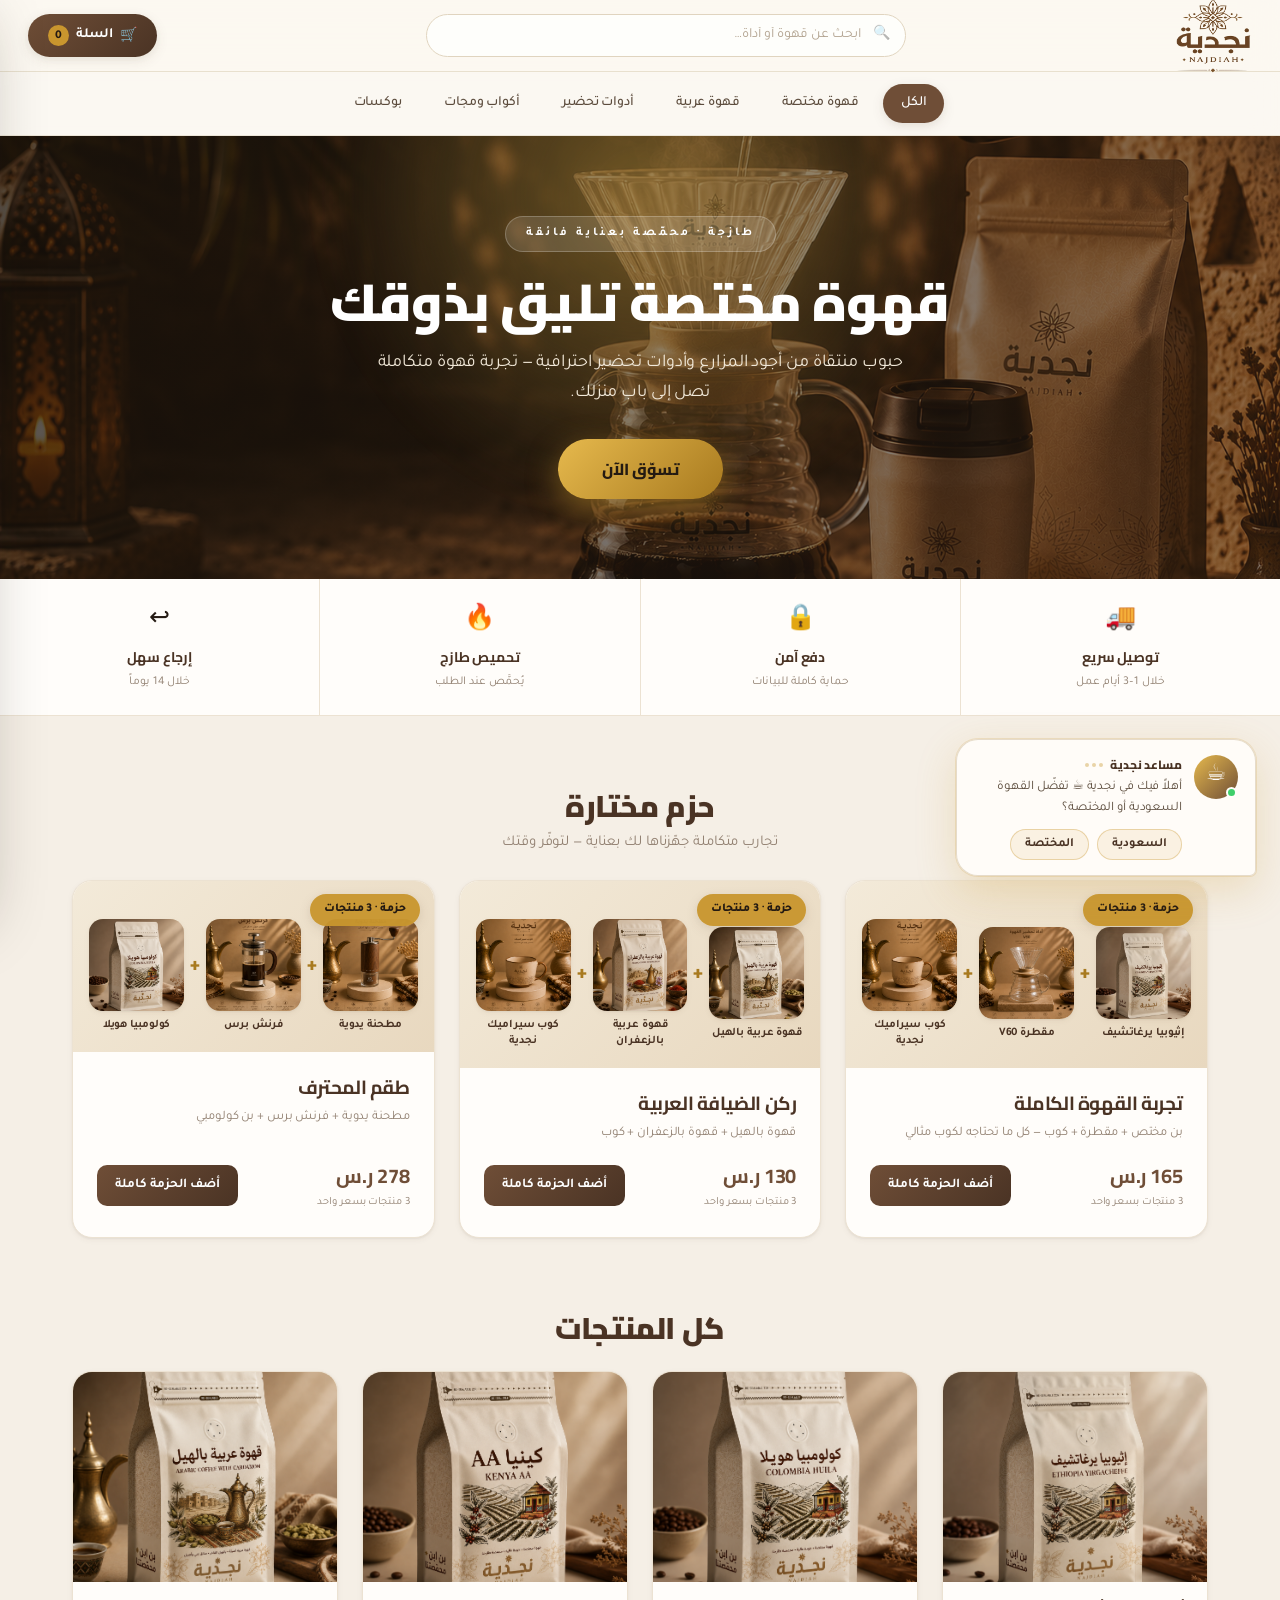
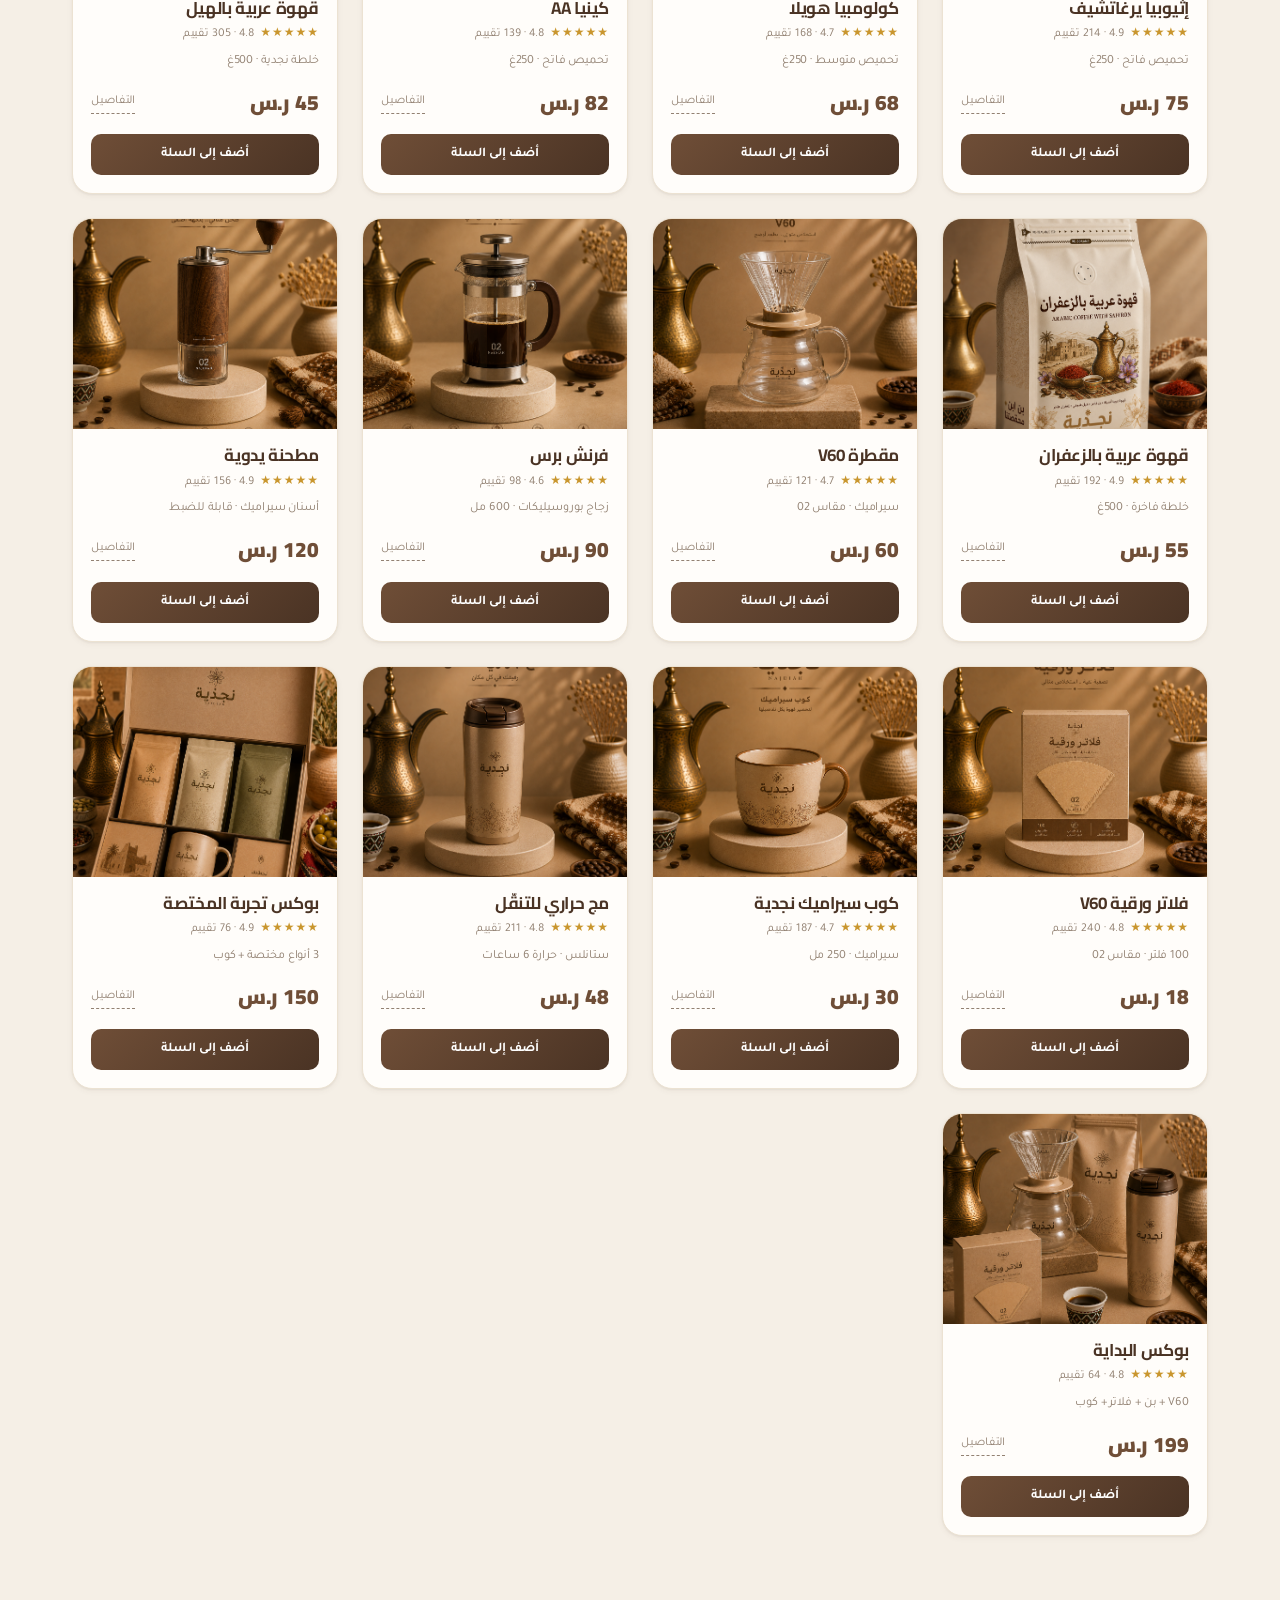
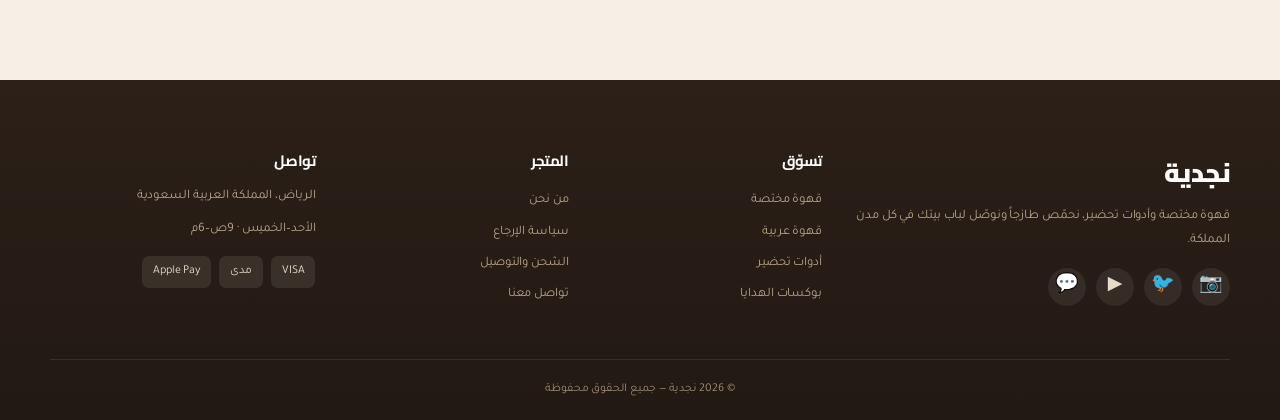
<file: index.html>
<!DOCTYPE html>
<html lang="ar" dir="rtl">
<head>
<meta charset="UTF-8" />
<meta name="viewport" content="width=device-width, initial-scale=1" />
<title>نجدية ☕ — قهوة مختصة وأدوات تحضير</title>
<link rel="preconnect" href="https://fonts.googleapis.com" />
<link rel="preconnect" href="https://fonts.gstatic.com" crossorigin />
<link href="https://fonts.googleapis.com/css2?family=Cairo:wght@400;500;600;700;800;900&family=Tajawal:wght@400;500;700;800&display=swap" rel="stylesheet" />
<link rel="stylesheet" href="styles.css" />
</head>
<body>

  <header class="topbar">
    <div class="brand">
      <img class="brand-logo" src="images/logo.png" alt="نجدية — قهوة مختصة" />
    </div>
    <div class="search">
      <input id="searchInput" type="search" placeholder="ابحث عن قهوة أو أداة…" />
      <span class="search-ic">🔍</span>
    </div>
    <button id="cartBtn" class="cart-btn">
      🛒 <span class="cart-btn-txt">السلة</span> <span id="cartCount" class="cart-count">0</span>
    </button>
  </header>

  <nav class="nav">
    <a href="#" data-cat="all" class="nav-link active">الكل</a>
    <a href="#" data-cat="specialty">قهوة مختصة</a>
    <a href="#" data-cat="arabic">قهوة عربية</a>
    <a href="#" data-cat="tools">أدوات تحضير</a>
    <a href="#" data-cat="cups">أكواب ومجات</a>
    <a href="#" data-cat="bundle">بوكسات</a>
  </nav>

  <!-- شريط المستويات الأفقي الثابت -->
  <div id="aiLevels" class="ai-levels hidden">
    <div class="lvl-bar">
      <div class="lvl-line"><i id="lvlFill"></i></div>
      <div class="lvl-nodes">
        <div class="lvl-node" data-i="0"><span class="lvl-dot">🌱</span><b class="lvl-name">مبتدئ</b></div>
        <div class="lvl-node" data-i="1"><span class="lvl-dot">☕</span><b class="lvl-name">هاوي</b></div>
        <div class="lvl-node" data-i="2"><span class="lvl-dot">🔥</span><b class="lvl-name">خبير</b></div>
        <div class="lvl-node" data-i="3"><span class="lvl-dot">🏆</span><b class="lvl-name">محترف</b></div>
      </div>
    </div>
  </div>

  <section class="hero">
    <div class="hero-glow" aria-hidden="true"></div>
    <div class="hero-inner">
      <span class="hero-kicker">طازجة · محمّصة بعناية فائقة</span>
      <h1>قهوة مختصة تليق بذوقك</h1>
      <p>حبوب منتقاة من أجود المزارع وأدوات تحضير احترافية — تجربة قهوة متكاملة تصل إلى باب منزلك.</p>
      <button class="hero-btn" id="heroBtn">تسوّق الآن</button>
    </div>
  </section>

  <div class="trust">
    <div><span>🚚</span><b>توصيل سريع</b><small>خلال 1–3 أيام عمل</small></div>
    <div><span>🔒</span><b>دفع آمن</b><small>حماية كاملة للبيانات</small></div>
    <div><span>🔥</span><b>تحميص طازج</b><small>يُحمَّص عند الطلب</small></div>
    <div><span>↩️</span><b>إرجاع سهل</b><small>خلال 14 يوماً</small></div>
  </div>

  <main>
    <section class="bundles-sec" id="bundlesSec">
      <div class="sec-head">
        <h2>حزم مختارة</h2>
        <p>تجارب متكاملة جهّزناها لك بعناية — لتوفّر وقتك</p>
      </div>
      <div id="bundles" class="bundles"></div>
    </section>

    <section>
      <div class="sec-head">
        <h2 id="catTitle">كل المنتجات</h2>
      </div>
      <div id="products" class="grid"></div>
      <p id="noResults" class="no-results hidden">لا توجد نتائج مطابقة 🔍</p>
    </section>
  </main>

  <footer class="site-footer">
    <div class="foot-grid">
      <div>
        <span class="logo">نجدية</span>
        <p>قهوة مختصة وأدوات تحضير، نحمّص طازجاً ونوصّل لباب بيتك في كل مدن المملكة.</p>
        <div class="socials"><span>📷</span><span>🐦</span><span>▶️</span><span>💬</span></div>
      </div>
      <div>
        <h4>تسوّق</h4>
        <a href="#">قهوة مختصة</a><a href="#">قهوة عربية</a>
        <a href="#">أدوات تحضير</a><a href="#">بوكسات الهدايا</a>
      </div>
      <div>
        <h4>المتجر</h4>
        <a href="#">من نحن</a><a href="#">سياسة الإرجاع</a>
        <a href="#">الشحن والتوصيل</a><a href="#">تواصل معنا</a>
      </div>
      <div>
        <h4>تواصل</h4>
        <p>الرياض، المملكة العربية السعودية</p>
        <p>الأحد–الخميس · 9ص–6م</p>
        <div class="pay"><span>VISA</span><span>مدى</span><span>Apple&nbsp;Pay</span></div>
      </div>
    </div>
    <div class="foot-bottom">© 2026 نجدية — جميع الحقوق محفوظة</div>
  </footer>

  <!-- لوحة السلة -->
  <aside id="cartPanel" class="cart-panel">
    <div class="cart-head">
      <h3>سلة المشتريات</h3>
      <button id="closeCart" class="icon-btn">✕</button>
    </div>
    <div class="cart-scroll">
      <div id="lockedReward" class="locked-reward hidden"></div>
      <div id="cartItems" class="cart-items"></div>
      <div id="smartBundle" class="smart-bundle hidden"></div>
    </div>
    <div class="cart-foot">
      <div class="cart-total">
        <span>الإجمالي</span>
        <strong id="cartTotal">0 ر.س</strong>
      </div>
      <button id="checkoutBtn" class="checkout-btn">إتمام الشراء</button>
    </div>
  </aside>
  <div id="overlay" class="overlay hidden"></div>

  <!-- فقاعة المساعد -->
  <div id="aiBubble" class="ai-bubble">
    <div class="bubble-avatar">☕<i class="bubble-online" aria-hidden="true"></i></div>
    <div class="bubble-wrap">
      <span class="bubble-name">مساعد نجدية<i class="bubble-typing" aria-hidden="true"><b></b><b></b><b></b></i></span>
      <div class="bubble-text" id="bubbleText">أهلاً بك في نجدية — هل تحب أن نساعدك في اختيار قهوتك؟</div>
      <div class="bubble-chips hidden" id="bubbleChips"></div>
    </div>
  </div>

  <div id="toasts" class="toasts"></div>

  <!-- تفاصيل المنتج -->
  <div id="detailModal" class="modal hidden">
    <div class="modal-card detail-card">
      <button id="detailClose" class="modal-x">✕</button>
      <div id="detailBody"></div>
    </div>
  </div>

  <!-- لحظة الاحتفال -->
  <div id="celebrateModal" class="modal hidden">
    <div class="celebrate-card">
      <div class="confetti" id="confetti"></div>
      <div class="celebrate-emoji">🎉</div>
      <h3>تهانينا!</h3>
      <p>فُتح لك <strong>نظام المستويات</strong> — كل منتج تضيفه يرفع مستواك ويفتح مزايا أجمل.</p>
      <div class="celebrate-badge" id="celebrateBadge">🌱 مبتدئ</div>
      <button id="celebrateClose" class="checkout-btn">يلا نبدأ ☕</button>
    </div>
  </div>

  <!-- الروليت -->
  <div id="rouletteModal" class="modal hidden">
    <div class="modal-card roulette-card">
      <h3>🎡 عجلة الحظ</h3>
      <p class="muted">جرّب حظك بمكافأة تكمّل تجربتك!</p>
      <div class="wheel-wrap">
        <div class="wheel-pointer">▼</div>
        <canvas id="wheel" width="320" height="320"></canvas>
      </div>
      <button id="spinBtn" class="spin-btn">أدر العجلة</button>
      <button id="skipRoulette" class="link-btn">لا شكراً، تخطّي</button>
    </div>
  </div>

  <!-- المكافأة + المؤقت -->
  <div id="rewardModal" class="modal hidden">
    <div class="modal-card">
      <div class="reward-img" id="rewardImg"></div>
      <h3>تم حفظ مكافأتك</h3>
      <p class="reward-label" id="rewardLabel"></p>
      <div class="timer-box">
        <span>تنتهي خلال</span><strong id="timerValue">60</strong><span>ثانية</span>
      </div>
      <p class="muted">☕ أضف منتجاً واحداً لتفعيل مكافأتك المعلّقة</p>
      <button id="rewardGoShopping" class="checkout-btn">تصفّح المنتجات</button>
    </div>
  </div>

  <!-- تأكيد الطلب -->
  <div id="orderModal" class="modal hidden">
    <div class="modal-card">
      <div class="reward-emoji">✅</div>
      <h3>تم استلام طلبك!</h3>
      <p class="muted">شكراً لتسوّقك من نجدية. سيصلك تأكيد ورقم تتبّع قريباً.</p>
      <p class="order-no" id="orderNo"></p>
      <button id="orderClose" class="checkout-btn">متابعة التسوّق</button>
    </div>
  </div>

  <script src="data.js"></script>
  <script src="app.js"></script>
</body>
</html>
</file>
<file: styles.css>
:root{
  --bg:#f5efe6; --bg-2:#efe7d9; --card:#fffdfa; --ink:#241a12; --ink-2:#5c4c3d;
  --muted:#928172; --brand:#6f4e37; --brand-d:#4a3324; --brand-l:#8a6647;
  --accent:#c9962e; --accent-d:#a87a1f; --gold:#e6b94d; --good:#3c8a4e;
  --line:#ece2d2; --line-2:#e0d4bf;
  --s1:4px; --s2:8px; --s3:12px; --s4:16px; --s5:24px; --s6:32px; --s7:48px; --s8:72px;
  --r1:10px; --r2:14px; --r3:20px; --r4:28px;
  --sh-1:0 1px 2px rgba(74,51,36,.06),0 2px 6px rgba(74,51,36,.05);
  --sh-2:0 4px 14px rgba(74,51,36,.09),0 2px 6px rgba(74,51,36,.05);
  --sh-3:0 14px 38px rgba(74,51,36,.14),0 6px 14px rgba(74,51,36,.07);
  --sh-glow:0 0 0 1px rgba(201,150,46,.18),0 14px 40px rgba(201,150,46,.22);
  --ease:cubic-bezier(.22,1,.36,1);
}
*{box-sizing:border-box;margin:0;padding:0}
html{scroll-behavior:smooth;-webkit-text-size-adjust:100%}
body{font-family:"Tajawal","Cairo",system-ui,sans-serif;background:
  radial-gradient(1200px 600px at 80% -10%,#fdf8ef 0%,transparent 60%),var(--bg);
  color:var(--ink);line-height:1.65;letter-spacing:-.1px;
  -webkit-font-smoothing:antialiased;text-rendering:optimizeLegibility}
a{color:inherit;text-decoration:none}
img{display:block;max-width:100%}
h1,h2,h3,h4{font-family:"Cairo","Tajawal",sans-serif;line-height:1.25;
  letter-spacing:-.4px;color:var(--brand-d)}
::selection{background:rgba(201,150,46,.28)}
::-webkit-scrollbar{width:10px;height:10px}
::-webkit-scrollbar-thumb{background:#d8c8b0;border-radius:99px;border:2px solid var(--bg)}

/* ===== هيدر ===== */
.topbar{position:sticky;top:0;z-index:40;display:flex;align-items:center;gap:var(--s5);
  padding:14px 28px;background:rgba(253,250,245,.82);backdrop-filter:blur(18px) saturate(160%);
  -webkit-backdrop-filter:blur(18px) saturate(160%);border-bottom:1px solid rgba(224,212,191,.7)}
.brand{display:flex;align-items:center;line-height:1.02}
.brand-logo{height:78px;width:auto;display:block;object-fit:contain;
  margin:-18px 0}
.logo{font-family:"Cairo",sans-serif;font-weight:900;font-size:26px;color:var(--brand);
  letter-spacing:-.5px}
.logo-sub{font-size:11px;color:var(--muted);font-weight:500;letter-spacing:2px}
.search{flex:1;max-width:480px;position:relative;margin:0 auto}
.search input{width:100%;border:1px solid var(--line-2);background:rgba(255,255,255,.7);
  border-radius:99px;padding:12px 44px 12px 18px;font-family:inherit;font-size:14px;
  outline:none;transition:.25s var(--ease);color:var(--ink)}
.search input::placeholder{color:#b3a491}
.search input:focus{border-color:var(--accent);background:#fff;
  box-shadow:0 0 0 4px rgba(201,150,46,.13)}
.search-ic{position:absolute;right:16px;top:50%;transform:translateY(-50%);opacity:.45;font-size:14px}
.cart-btn{display:flex;align-items:center;gap:7px;background:linear-gradient(135deg,var(--brand),var(--brand-d));
  color:#fff;border:0;padding:11px 20px;border-radius:99px;font-family:inherit;font-weight:700;
  cursor:pointer;font-size:14px;white-space:nowrap;box-shadow:var(--sh-2);transition:.25s var(--ease)}
.cart-btn:hover{transform:translateY(-1px);box-shadow:var(--sh-3)}
.cart-btn:active{transform:translateY(0)}
.cart-count{background:var(--accent);color:#241a12;border-radius:99px;min-width:21px;
  height:21px;display:inline-flex;align-items:center;justify-content:center;font-size:12px;
  font-weight:800;padding:0 6px}

.nav{display:flex;gap:6px;justify-content:center;flex-wrap:wrap;padding:12px 16px;
  background:rgba(253,250,245,.78);backdrop-filter:blur(14px);
  border-bottom:1px solid rgba(224,212,191,.55);position:sticky;top:59px;z-index:39}
.nav a{padding:8px 18px;border-radius:99px;font-size:14px;color:var(--ink-2);
  font-weight:500;transition:.22s var(--ease)}
.nav a:hover{background:rgba(111,78,55,.08);color:var(--brand-d)}
.nav a.active{background:var(--brand);color:#fff;box-shadow:var(--sh-2)}

/* ===== شريط المستويات ===== */
.ai-levels{position:sticky;top:114px;z-index:38;width:100%;
  background:rgba(253,249,241,.86);backdrop-filter:blur(16px) saturate(150%);
  -webkit-backdrop-filter:blur(16px) saturate(150%);
  border-bottom:1px solid rgba(224,212,191,.7);box-shadow:0 8px 24px rgba(74,51,36,.06);
  animation:slideDown .5s var(--ease)}
@keyframes slideDown{from{opacity:0;transform:translateY(-14px)}to{opacity:1;transform:translateY(0)}}
.lvl-bar{position:relative;max-width:1180px;margin:0 auto;padding:20px 70px 16px}
.lvl-line{position:absolute;top:36px;right:104px;left:104px;height:8px;border-radius:99px;
  background:#e7dcc8;overflow:hidden;box-shadow:inset 0 1px 2px rgba(74,51,36,.08)}
.lvl-line i{position:absolute;top:0;right:0;height:100%;width:0;border-radius:99px;
  background:linear-gradient(to left,var(--good),var(--accent) 65%,var(--gold));
  transition:width .8s var(--ease)}
.lvl-line i::after{content:"";position:absolute;inset:0;border-radius:99px;
  background:linear-gradient(90deg,transparent,rgba(255,255,255,.75),transparent);
  background-size:90px 100%;animation:shimmer 1.9s linear infinite}
@keyframes shimmer{0%{background-position:-90px 0}100%{background-position:640px 0}}
.lvl-nodes{position:relative;display:flex;justify-content:space-between}
.lvl-node{display:flex;flex-direction:column;align-items:center;gap:8px;flex:1;
  opacity:.5;transition:.45s var(--ease)}
.lvl-name{font-size:12px;font-weight:800;color:var(--brand-d);white-space:nowrap;
  font-family:"Cairo",sans-serif}
.lvl-dot{width:42px;height:42px;border-radius:50%;background:#ece0cb;
  display:flex;align-items:center;justify-content:center;font-size:20px;
  border:4px solid var(--bg);transition:.45s var(--ease)}
.lvl-node.done{opacity:1}
.lvl-node.done .lvl-dot{background:linear-gradient(135deg,var(--good),#56a268);color:#fff}
.lvl-node.active{opacity:1;transform:scale(1.12)}
.lvl-node.active .lvl-name{color:var(--accent-d)}
.lvl-node.active .lvl-dot{background:linear-gradient(135deg,var(--gold),var(--brand));
  color:#fff;font-size:22px;box-shadow:0 0 0 0 rgba(201,150,46,.5);
  animation:nodePulse 2s ease-out infinite}
@keyframes nodePulse{0%{box-shadow:0 0 0 0 rgba(201,150,46,.5)}70%{box-shadow:0 0 0 13px rgba(201,150,46,0)}100%{box-shadow:0 0 0 0 rgba(201,150,46,0)}}
.lvl-node.bump{animation:bump .6s var(--ease)}
@keyframes bump{0%{transform:scale(1.12)}45%{transform:scale(1.42)}100%{transform:scale(1.12)}}

/* ===== الهيرو ===== */
.hero{position:relative;min-height:440px;display:flex;align-items:center;
  justify-content:center;overflow:hidden;text-align:center;padding:80px 22px;color:#fff;
  background:linear-gradient(105deg,rgba(28,20,13,.74),rgba(50,34,22,.5)),
   url("images/hero.png") center/cover}
.hero-glow{position:absolute;width:680px;height:680px;border-radius:50%;top:-280px;
  left:50%;transform:translateX(-50%);
  background:radial-gradient(circle,rgba(230,185,77,.4),transparent 65%);
  filter:blur(20px);pointer-events:none}
.hero-inner{position:relative;max-width:720px;animation:heroUp 1s var(--ease) both}
@keyframes heroUp{from{opacity:0;transform:translateY(26px)}to{opacity:1;transform:translateY(0)}}
.hero-kicker{display:inline-block;font-size:12px;letter-spacing:3px;font-weight:600;
  background:rgba(255,255,255,.13);border:1px solid rgba(255,255,255,.22);
  padding:7px 20px;border-radius:99px;margin-bottom:20px;backdrop-filter:blur(6px)}
.hero h1{font-size:clamp(30px,5vw,52px);color:#fff;line-height:1.18;font-weight:900}
.hero p{margin-top:16px;font-size:clamp(15px,2vw,18px);color:#f1e8d8;
  max-width:560px;margin-inline:auto}
.hero-btn{margin-top:30px;background:linear-gradient(135deg,var(--gold),var(--accent-d));
  color:#241a12;border:0;padding:15px 44px;border-radius:99px;font-family:"Cairo",sans-serif;
  font-weight:800;font-size:16px;cursor:pointer;box-shadow:0 10px 30px rgba(201,150,46,.5);
  transition:.3s var(--ease)}
.hero-btn:hover{transform:translateY(-3px) scale(1.02);box-shadow:0 16px 40px rgba(201,150,46,.6)}
.hero-btn:active{transform:translateY(0)}

/* ===== شريط الثقة ===== */
.trust{display:grid;grid-template-columns:repeat(4,1fr);gap:1px;background:var(--line);
  border-bottom:1px solid var(--line)}
.trust div{background:var(--card);display:flex;flex-direction:column;align-items:center;
  gap:4px;padding:22px 8px;transition:.25s var(--ease)}
.trust div:hover{background:#fff}
.trust span{font-size:25px}
.trust b{font-size:14px;color:var(--brand-d);font-family:"Cairo",sans-serif}
.trust small{color:var(--muted);font-size:12px}

main{max-width:1180px;margin:0 auto;padding:var(--s8) 22px var(--s8)}
.sec-head{margin:0 4px var(--s5);text-align:center}
.sec-head h2{font-size:clamp(22px,3.4vw,30px);font-weight:900}
.sec-head p{color:var(--muted);font-size:15px;margin-top:6px}

/* ===== الحزم ===== */
.bundles-sec{margin-bottom:var(--s8)}
.bundles{display:grid;grid-template-columns:repeat(auto-fit,minmax(290px,1fr));gap:var(--s5)}
.bundle-card{background:var(--card);border:1px solid var(--line);border-radius:var(--r3);
  overflow:hidden;display:flex;flex-direction:column;box-shadow:var(--sh-1);
  transition:.35s var(--ease)}
.bundle-card:hover{transform:translateY(-6px);box-shadow:var(--sh-3);border-color:var(--line-2)}
.bundle-strip{position:relative;display:flex;align-items:center;gap:6px;
  padding:38px 16px 18px;background:linear-gradient(135deg,#f3ead9,#e8d8bf);
  overflow-x:auto}
.bundle-card .btag{position:absolute;top:13px;right:14px;
  background:rgba(201,150,46,.95);color:#241a12;font-size:12px;font-weight:800;
  padding:6px 14px;border-radius:99px;box-shadow:var(--sh-2);z-index:2}
.bmini{flex:1 1 0;min-width:84px;text-align:center}
.bmini-img{height:92px;border-radius:14px;position:relative;overflow:hidden;
  background:linear-gradient(135deg,#ead9c0,#d6bd9b);display:flex;align-items:center;
  justify-content:center;font-size:30px;box-shadow:var(--sh-1)}
.bmini-img img{position:absolute;inset:0;width:100%;height:100%;object-fit:cover;
  transition:.5s var(--ease)}
.bundle-card:hover .bmini-img img{transform:scale(1.07)}
.bmini span{display:block;font-size:11.5px;color:var(--brand-d);font-weight:600;
  margin-top:7px;line-height:1.4}
.bplus{flex:0 0 auto;font-size:20px;font-weight:900;color:var(--accent-d);
  font-style:normal;align-self:center;margin-top:-18px}
.bundle-body{padding:var(--s5);display:flex;flex-direction:column;flex:1}
.bundle-body h3{font-size:19px}
.bundle-body .tg{font-size:13px;color:var(--muted);flex:1;margin:7px 0 14px;line-height:1.7}
.bundle-items{display:flex;gap:6px;margin-bottom:16px;flex-wrap:wrap}
.bundle-items span{font-size:12px;background:rgba(111,78,55,.07);border-radius:8px;
  padding:5px 11px;color:var(--brand-d);font-weight:500}
.bundle-foot{display:flex;align-items:center;justify-content:space-between;gap:12px}
.bundle-foot .bprice b{font-size:20px;color:var(--brand);font-family:"Cairo",sans-serif}
.bundle-foot .bprice small{display:block;font-size:11px;color:var(--muted)}
.bundle-add{background:linear-gradient(135deg,var(--brand),var(--brand-d));color:#fff;
  border:0;border-radius:var(--r1);padding:12px 18px;font-family:inherit;font-weight:700;
  cursor:pointer;transition:.25s var(--ease);white-space:nowrap}
.bundle-add:hover{transform:translateY(-1px);box-shadow:var(--sh-2)}

/* ===== شبكة المنتجات ===== */
.grid{display:grid;grid-template-columns:repeat(auto-fill,minmax(244px,1fr));gap:var(--s5)}
.card{background:var(--card);border:1px solid var(--line);border-radius:var(--r3);
  overflow:hidden;display:flex;flex-direction:column;transition:.35s var(--ease);
  box-shadow:var(--sh-1)}
.card:hover{transform:translateY(-6px);box-shadow:var(--sh-3);border-color:var(--line-2)}
.card .pimg{position:relative;height:210px;overflow:hidden;
  background:linear-gradient(135deg,#ead9c0,#d6bd9b);display:flex;align-items:center;
  justify-content:center;font-size:56px;cursor:pointer}
.card .pimg img,.bimg img,.detail-img img,.comp-card .cimg img,.ci .ce img{
  position:absolute;inset:0;width:100%;height:100%;object-fit:cover}
.card .pimg img{transition:.6s var(--ease)}
.card:hover .pimg img{transform:scale(1.07)}
.detail-img{position:relative}.comp-card .cimg{position:relative;overflow:hidden}
.ci .ce{position:relative;overflow:hidden}
.reco-tag{position:absolute;top:12px;right:12px;font-size:11px;
  background:rgba(255,253,250,.95);color:var(--accent-d);
  border:1px solid rgba(201,150,46,.35);padding:5px 11px;border-radius:99px;
  font-weight:800;box-shadow:var(--sh-2);backdrop-filter:blur(4px);z-index:2}
.card-body{padding:16px 18px 18px;display:flex;flex-direction:column;flex:1}
.card-body h3{font-size:17px;cursor:pointer;transition:.2s}
.card-body h3:hover{color:var(--brand)}
.rating{display:flex;align-items:center;gap:6px;font-size:12px;color:var(--muted);margin:6px 0}
.stars{color:var(--accent);letter-spacing:1px}
.card .meta{font-size:12.5px;color:var(--muted);flex:1}
.price-row{display:flex;align-items:center;justify-content:space-between;margin:14px 0}
.price{font-weight:900;color:var(--brand);font-size:21px;font-family:"Cairo",sans-serif}
.detail-link{font-size:12px;color:var(--muted);cursor:pointer;
  border-bottom:1px dashed currentColor;padding-bottom:1px;transition:.2s}
.detail-link:hover{color:var(--brand)}
.add-btn{background:linear-gradient(135deg,var(--brand),var(--brand-d));color:#fff;
  border:0;border-radius:var(--r1);padding:12px;font-family:inherit;font-weight:700;
  cursor:pointer;transition:.25s var(--ease)}
.add-btn:hover{transform:translateY(-1px);box-shadow:var(--sh-2)}
.add-btn:active{transform:translateY(0)}
.no-results{text-align:center;color:var(--muted);padding:60px 10px;font-size:16px}

/* ===== فوتر ===== */
.site-footer{background:linear-gradient(180deg,#2c2018,#221913);color:#e7dac6;
  padding:var(--s8) 22px 0;margin-top:var(--s8)}
.foot-grid{max-width:1180px;margin:0 auto;display:grid;
  grid-template-columns:1.7fr 1fr 1fr 1.2fr;gap:var(--s6)}
.foot-grid .logo{color:#fff}
.foot-grid p{font-size:13px;color:#b6a489;margin-top:10px;line-height:1.8}
.foot-grid h4{margin-bottom:14px;color:#fff;font-size:15px}
.foot-grid a{display:block;font-size:13px;color:#b6a489;padding:5px 0;transition:.2s}
.foot-grid a:hover{color:var(--gold);transform:translateX(-3px)}
.socials{display:flex;gap:10px;margin-top:16px;font-size:19px}
.socials span{width:38px;height:38px;display:flex;align-items:center;justify-content:center;
  background:rgba(255,255,255,.07);border-radius:50%;cursor:pointer;transition:.25s var(--ease)}
.socials span:hover{background:rgba(230,185,77,.2);transform:translateY(-2px)}
.pay{display:flex;gap:8px;margin-top:14px;flex-wrap:wrap}
.pay span{background:rgba(255,255,255,.09);padding:6px 11px;border-radius:7px;font-size:12px}
.foot-bottom{max-width:1180px;margin:var(--s7) auto 0;
  border-top:1px solid rgba(255,255,255,.1);padding:20px 0;text-align:center;
  font-size:12px;color:#9c8a72}

/* ===== السلة ===== */
.overlay{position:fixed;inset:0;background:rgba(28,19,12,.5);z-index:50;
  backdrop-filter:blur(3px);animation:fade .3s}
@keyframes fade{from{opacity:0}to{opacity:1}}
.cart-panel{position:fixed;top:0;left:0;height:100%;width:400px;max-width:92vw;
  background:var(--bg);z-index:60;transform:translateX(-105%);
  transition:transform .4s var(--ease);display:flex;flex-direction:column;
  box-shadow:0 20px 60px rgba(28,19,12,.3)}
.cart-panel.open{transform:translateX(0)}
.cart-head{display:flex;justify-content:space-between;align-items:center;
  padding:20px;border-bottom:1px solid var(--line);background:var(--card)}
.cart-head h3{font-size:18px}
.icon-btn{background:rgba(111,78,55,.07);border:0;width:34px;height:34px;border-radius:50%;
  font-size:16px;cursor:pointer;color:var(--ink-2);transition:.2s}
.icon-btn:hover{background:rgba(111,78,55,.14)}
.cart-scroll{flex:1;overflow:auto;padding:16px}
.ci{display:flex;gap:12px;align-items:center;background:var(--card);
  border:1px solid var(--line);border-radius:var(--r2);padding:11px;margin-bottom:11px;
  transition:.2s}
.ci:hover{box-shadow:var(--sh-1)}
.ci .ce{width:54px;height:54px;border-radius:11px;background:#ead9c0;
  display:flex;align-items:center;justify-content:center;font-size:26px;flex:0 0 54px}
.ci .cinfo{flex:1}.ci .cinfo b{font-size:14px}
.ci .cinfo span{font-size:12px;color:var(--muted)}
.ci .qty{display:flex;align-items:center;gap:8px}
.ci .qty button{width:28px;height:28px;border-radius:9px;border:1px solid var(--line-2);
  background:var(--card);cursor:pointer;font-weight:800;color:var(--brand);transition:.2s}
.ci .qty button:hover{background:var(--brand);color:#fff;border-color:var(--brand)}
.cart-empty{text-align:center;color:var(--muted);padding:54px 10px;line-height:2}
.cart-foot{border-top:1px solid var(--line);padding:20px;background:var(--card)}
.cart-total{display:flex;justify-content:space-between;align-items:center;
  margin-bottom:14px;font-size:15px}
.cart-total strong{font-size:22px;color:var(--brand);font-family:"Cairo",sans-serif}
.checkout-btn{width:100%;background:linear-gradient(135deg,var(--brand),var(--brand-d));
  color:#fff;border:0;padding:15px;border-radius:var(--r2);font-family:"Cairo",sans-serif;
  font-weight:800;font-size:15px;cursor:pointer;transition:.25s var(--ease);box-shadow:var(--sh-2)}
.checkout-btn:hover{transform:translateY(-2px);box-shadow:var(--sh-3)}
.checkout-btn:active{transform:translateY(0)}

.locked-reward{padding:15px;border:1.5px dashed var(--accent);border-radius:var(--r2);
  background:linear-gradient(135deg,#fdf6e6,#fbf0d8);margin-bottom:13px}
.locked-reward.activated{border-style:solid;border-color:var(--good);
  background:linear-gradient(135deg,#eef7ef,#e6f3e8)}
.locked-reward .lr-top{display:flex;align-items:center;gap:11px;font-weight:700}
.lr-top .lr-img{width:48px;height:48px;flex:0 0 48px;border-radius:11px;position:relative;
  overflow:hidden;background:#ead9c0;display:flex;align-items:center;justify-content:center;
  font-size:22px}
.lr-top .lr-img img{position:absolute;inset:0;width:100%;height:100%;object-fit:cover}
.lr-state{font-size:12px;color:var(--muted);margin-top:7px}

.smart-bundle{background:linear-gradient(135deg,#fffaf0,#fbf1da);
  border:1px solid rgba(201,150,46,.3);border-radius:var(--r2);padding:15px;
  margin-top:8px;box-shadow:var(--sh-1)}
.smart-bundle h4{font-size:14px;color:var(--brand-d);margin-bottom:12px}
.sb-strip{display:flex;align-items:flex-start;gap:6px;margin-bottom:13px}
.sbm{flex:1 1 0;min-width:0;text-align:center}
.sbm-img{height:70px;border-radius:11px;position:relative;overflow:hidden;
  background:linear-gradient(135deg,#ead9c0,#d6bd9b);display:flex;align-items:center;
  justify-content:center;font-size:25px}
.sbm-img img{position:absolute;inset:0;width:100%;height:100%;object-fit:cover}
.sbm span{display:block;font-size:11px;color:var(--brand-d);font-weight:600;
  margin-top:6px;line-height:1.35}
.sb-btn{width:100%;background:linear-gradient(135deg,var(--gold),var(--accent-d));
  color:#241a12;border:0;border-radius:11px;padding:12px;font-family:"Cairo",sans-serif;
  font-weight:800;cursor:pointer;transition:.25s var(--ease)}
.sb-btn:hover{transform:translateY(-1px);box-shadow:var(--sh-2)}
.sb-strip .bplus{margin-top:24px}

/* ===== فقاعة المساعد ===== */
.ai-bubble{position:fixed;right:24px;bottom:24px;z-index:45;
  background:rgba(255,253,250,.92);backdrop-filter:blur(14px) saturate(160%);
  border:1px solid rgba(224,212,191,.8);border-radius:22px 22px 6px 22px;padding:15px 17px;
  width:300px;box-shadow:var(--sh-glow);display:flex;gap:12px;align-items:flex-start;
  animation:bubbleIn .6s var(--ease) both,floaty 4s ease-in-out 1s infinite}
@keyframes bubbleIn{from{opacity:0;transform:translateY(20px) scale(.92)}to{opacity:1;transform:translateY(0) scale(1)}}
@keyframes floaty{0%,100%{transform:translateY(0)}50%{transform:translateY(-8px)}}
.bubble-avatar{position:relative;font-size:23px;width:44px;height:44px;flex:0 0 44px;
  border-radius:50%;background:linear-gradient(135deg,var(--gold),var(--brand));color:#fff;
  display:flex;align-items:center;justify-content:center;
  box-shadow:0 0 0 0 rgba(201,150,46,.5);animation:pulse 2.6s ease-out infinite}
@keyframes pulse{0%{box-shadow:0 0 0 0 rgba(201,150,46,.5)}70%{box-shadow:0 0 0 12px rgba(201,150,46,0)}100%{box-shadow:0 0 0 0 rgba(201,150,46,0)}}
.bubble-online{position:absolute;bottom:1px;right:1px;width:11px;height:11px;
  background:#3fcf6b;border:2px solid #fffdfa;border-radius:50%}
.bubble-wrap{flex:1;min-width:0}
.bubble-name{display:flex;align-items:center;gap:7px;font-size:12px;font-weight:800;
  color:var(--brand-d);font-family:"Cairo",sans-serif;margin-bottom:3px}
.bubble-typing{display:inline-flex;gap:3px;align-items:center}
.bubble-typing b{width:4px;height:4px;border-radius:50%;background:var(--accent);
  opacity:.4;animation:typing 1.3s infinite}
.bubble-typing b:nth-child(2){animation-delay:.18s}
.bubble-typing b:nth-child(3){animation-delay:.36s}
@keyframes typing{0%,60%,100%{opacity:.3;transform:translateY(0)}30%{opacity:1;transform:translateY(-3px)}}
.bubble-text{font-size:13px;color:var(--ink-2);line-height:1.6}

/* اقتراحات موجَّهة خفيفة — لمسة Premium غير متطفّلة */
.bubble-chips{display:flex;flex-wrap:wrap;gap:8px;margin-top:10px}
.bubble-chips.hidden{display:none}
.bchip{font-family:"Tajawal",sans-serif;font-size:12.5px;font-weight:700;
  color:var(--brand-d);background:rgba(201,150,46,.1);
  border:1px solid rgba(201,150,46,.35);border-radius:999px;
  padding:7px 14px;cursor:pointer;transition:.2s var(--ease);
  animation:chipIn .35s var(--ease) both}
.bchip:hover{background:linear-gradient(135deg,var(--gold),var(--brand));
  color:#fff;border-color:transparent;transform:translateY(-2px);
  box-shadow:0 7px 18px rgba(111,78,55,.24)}
.bchip:nth-child(2){animation-delay:.07s}
@keyframes chipIn{from{opacity:0;transform:translateY(6px) scale(.92)}to{opacity:1;transform:translateY(0) scale(1)}}
.ct-old{color:var(--ink-2);font-weight:600;font-size:13px;opacity:.7;margin-inline-end:6px}
.ct-save{display:inline-block;margin-inline-start:7px;font-size:11px;font-weight:800;
  color:#fff;background:var(--good);padding:2px 9px;border-radius:999px}

/* ===== إشعارات ===== */
.toasts{position:fixed;top:78px;left:20px;z-index:80;display:flex;flex-direction:column;gap:10px}
.toast{background:rgba(36,26,18,.96);color:#fff;padding:14px 19px;border-radius:var(--r2);
  font-size:14px;max-width:340px;box-shadow:var(--sh-3);backdrop-filter:blur(8px);
  animation:toastIn .4s var(--ease);border:1px solid rgba(255,255,255,.08)}
@keyframes toastIn{from{opacity:0;transform:translateX(-30px)}to{opacity:1;transform:translateX(0)}}
.toast.good{background:linear-gradient(135deg,var(--good),#327a42)}
.toast.gold{background:linear-gradient(135deg,var(--gold),var(--accent-d));color:#241a12}

/* ===== مودالات ===== */
.modal{position:fixed;inset:0;z-index:90;background:rgba(28,19,12,.62);
  display:flex;align-items:flex-start;justify-content:center;padding:26px;overflow-y:auto;
  backdrop-filter:blur(5px);animation:fade .25s}
.modal-card{background:var(--card);border-radius:var(--r4);padding:30px;max-width:410px;
  width:100%;text-align:center;box-shadow:var(--sh-3);position:relative;margin:auto;
  border:1px solid var(--line);animation:modalIn .4s var(--ease)}
@keyframes modalIn{from{opacity:0;transform:scale(.9) translateY(16px)}to{opacity:1;transform:scale(1) translateY(0)}}
.modal-card h3{font-size:23px;margin-bottom:7px}
.muted{color:var(--muted);font-size:13.5px;line-height:1.7}
.modal-x{position:absolute;top:16px;left:16px;background:rgba(111,78,55,.08);border:0;
  width:32px;height:32px;border-radius:50%;font-size:16px;cursor:pointer;
  color:var(--ink-2);transition:.2s;z-index:3}
.modal-x:hover{background:rgba(111,78,55,.16)}
@keyframes pop{from{transform:scale(.7);opacity:0}to{transform:scale(1);opacity:1}}

.detail-card{max-width:580px;text-align:right;padding:0;overflow:hidden}
.detail-img{height:260px;background:linear-gradient(135deg,#ead9c0,#d6bd9b);position:relative}
.detail-img img{width:100%;height:100%;object-fit:cover}
.detail-in{padding:28px}
.detail-in h3{font-size:24px}
.detail-in .d-desc{color:var(--ink-2);font-size:14.5px;margin:12px 0 18px;line-height:1.8}
.detail-in .d-price{font-size:26px;font-weight:900;color:var(--brand);
  font-family:"Cairo",sans-serif;margin-bottom:18px}
.detail-in .add-btn{width:100%;padding:15px;font-size:15px}
.d-comp{margin-top:22px;border-top:1px solid var(--line);padding-top:18px}
.d-comp h4{font-size:14px;margin-bottom:12px}
.comp-row{display:flex;gap:11px;overflow-x:auto;padding-bottom:6px}
.comp-card{flex:0 0 124px;background:var(--card);border:1px solid var(--line);
  border-radius:var(--r2);padding:9px;text-align:center;transition:.25s var(--ease)}
.comp-card:hover{box-shadow:var(--sh-2);transform:translateY(-3px)}
.comp-card .cimg{height:74px;border-radius:10px;width:100%;background:#ead9c0;
  display:flex;align-items:center;justify-content:center;font-size:26px}
.comp-card b{font-size:12px;display:block;margin:8px 0 3px}
.comp-card small{font-size:12px;color:var(--brand);font-weight:800}
.comp-add{margin-top:8px;width:100%;background:rgba(111,78,55,.08);border:0;
  border-radius:9px;padding:8px;font-family:inherit;font-size:12px;font-weight:700;
  cursor:pointer;color:var(--brand-d);transition:.2s}
.comp-add:hover{background:var(--brand);color:#fff}

.wheel-wrap{position:relative;width:320px;height:320px;margin:20px auto}
.wheel-pointer{position:absolute;top:-8px;left:50%;transform:translateX(-50%);
  font-size:28px;color:var(--brand-d);z-index:2;filter:drop-shadow(0 2px 3px rgba(0,0,0,.2))}
#wheel{transition:transform 4.6s cubic-bezier(.17,.67,.2,1);border-radius:50%;
  box-shadow:0 0 0 8px #fff,0 14px 38px rgba(74,51,36,.28)}
.spin-btn{background:linear-gradient(135deg,var(--gold),var(--accent-d));color:#241a12;
  border:0;padding:15px 36px;border-radius:var(--r2);font-family:"Cairo",sans-serif;
  font-weight:800;font-size:16px;cursor:pointer;box-shadow:0 8px 24px rgba(201,150,46,.4);
  transition:.25s var(--ease)}
.spin-btn:hover:not(:disabled){transform:translateY(-2px)}
.spin-btn:disabled{opacity:.5;cursor:not-allowed}
.link-btn{display:block;margin:15px auto 0;background:none;border:0;color:var(--muted);
  cursor:pointer;font-family:inherit;font-size:13px;text-decoration:underline}
.reward-img{width:148px;height:148px;border-radius:var(--r3);margin:0 auto 12px;
  background:linear-gradient(135deg,#ead9c0,#d6bd9b);position:relative;overflow:hidden;
  display:flex;align-items:center;justify-content:center;font-size:56px;box-shadow:var(--sh-2)}
.reward-img img{position:absolute;inset:0;width:100%;height:100%;object-fit:cover}
.reward-emoji{font-size:62px}
.reward-label{font-size:19px;font-weight:900;color:var(--accent-d);
  font-family:"Cairo",sans-serif;margin:8px 0}
.timer-box{margin:16px 0;font-size:14px;color:var(--muted)}
.timer-box strong{font-size:32px;color:var(--brand-d);font-family:"Cairo",sans-serif;
  display:inline-block;margin:0 7px}
.order-no{font-weight:800;color:var(--brand);margin:12px 0 4px;letter-spacing:1px;
  font-family:"Cairo",sans-serif}

.celebrate-card{position:relative;background:var(--card);border-radius:var(--r4);
  padding:44px 32px;max-width:410px;width:100%;text-align:center;box-shadow:var(--sh-3);
  overflow:hidden;border:1px solid var(--line);animation:modalIn .5s var(--ease)}
.celebrate-emoji{font-size:70px;animation:bounce 1.2s ease-in-out infinite}
@keyframes bounce{0%,100%{transform:translateY(0)}50%{transform:translateY(-15px)}}
.celebrate-card h3{font-size:30px;margin:8px 0}
.celebrate-card p{font-size:14.5px;color:var(--muted);line-height:1.8}
.celebrate-card p strong{color:var(--accent-d)}
.celebrate-badge{display:inline-block;background:linear-gradient(135deg,var(--gold),var(--brand));
  color:#fff;padding:10px 30px;border-radius:99px;font-weight:800;
  font-family:"Cairo",sans-serif;margin:18px 0 24px;
  box-shadow:0 8px 22px rgba(201,150,46,.45)}
.confetti{position:absolute;inset:0;pointer-events:none;overflow:hidden}
.confetti i{position:absolute;top:-16px;width:9px;height:15px;border-radius:2px;
  opacity:.95;animation:fall linear forwards}
@keyframes fall{to{transform:translateY(580px) rotate(640deg);opacity:0}}

.hidden{display:none!important}

@media(max-width:880px){
  .foot-grid{grid-template-columns:1fr 1fr}
}
@media(max-width:760px){
  .topbar{flex-wrap:wrap;gap:12px;padding:12px 18px}
  .search{order:3;max-width:100%;flex:1 1 100%}
  .nav{top:0;position:static}
  .ai-levels{position:static}
  .lvl-bar{padding:15px 26px 12px}
  .lvl-line{right:48px;left:48px;top:31px}
  .lvl-name{font-size:11px}
  .lvl-dot{width:36px;height:36px;font-size:17px}
  .trust{grid-template-columns:1fr 1fr}
  .cart-btn-txt{display:none}
  .hero{min-height:380px;padding:64px 20px}
  main{padding:var(--s6) 18px}
  .ai-bubble{width:248px;right:14px;bottom:14px}
  .foot-grid{grid-template-columns:1fr;gap:var(--s5)}
}
</file>
